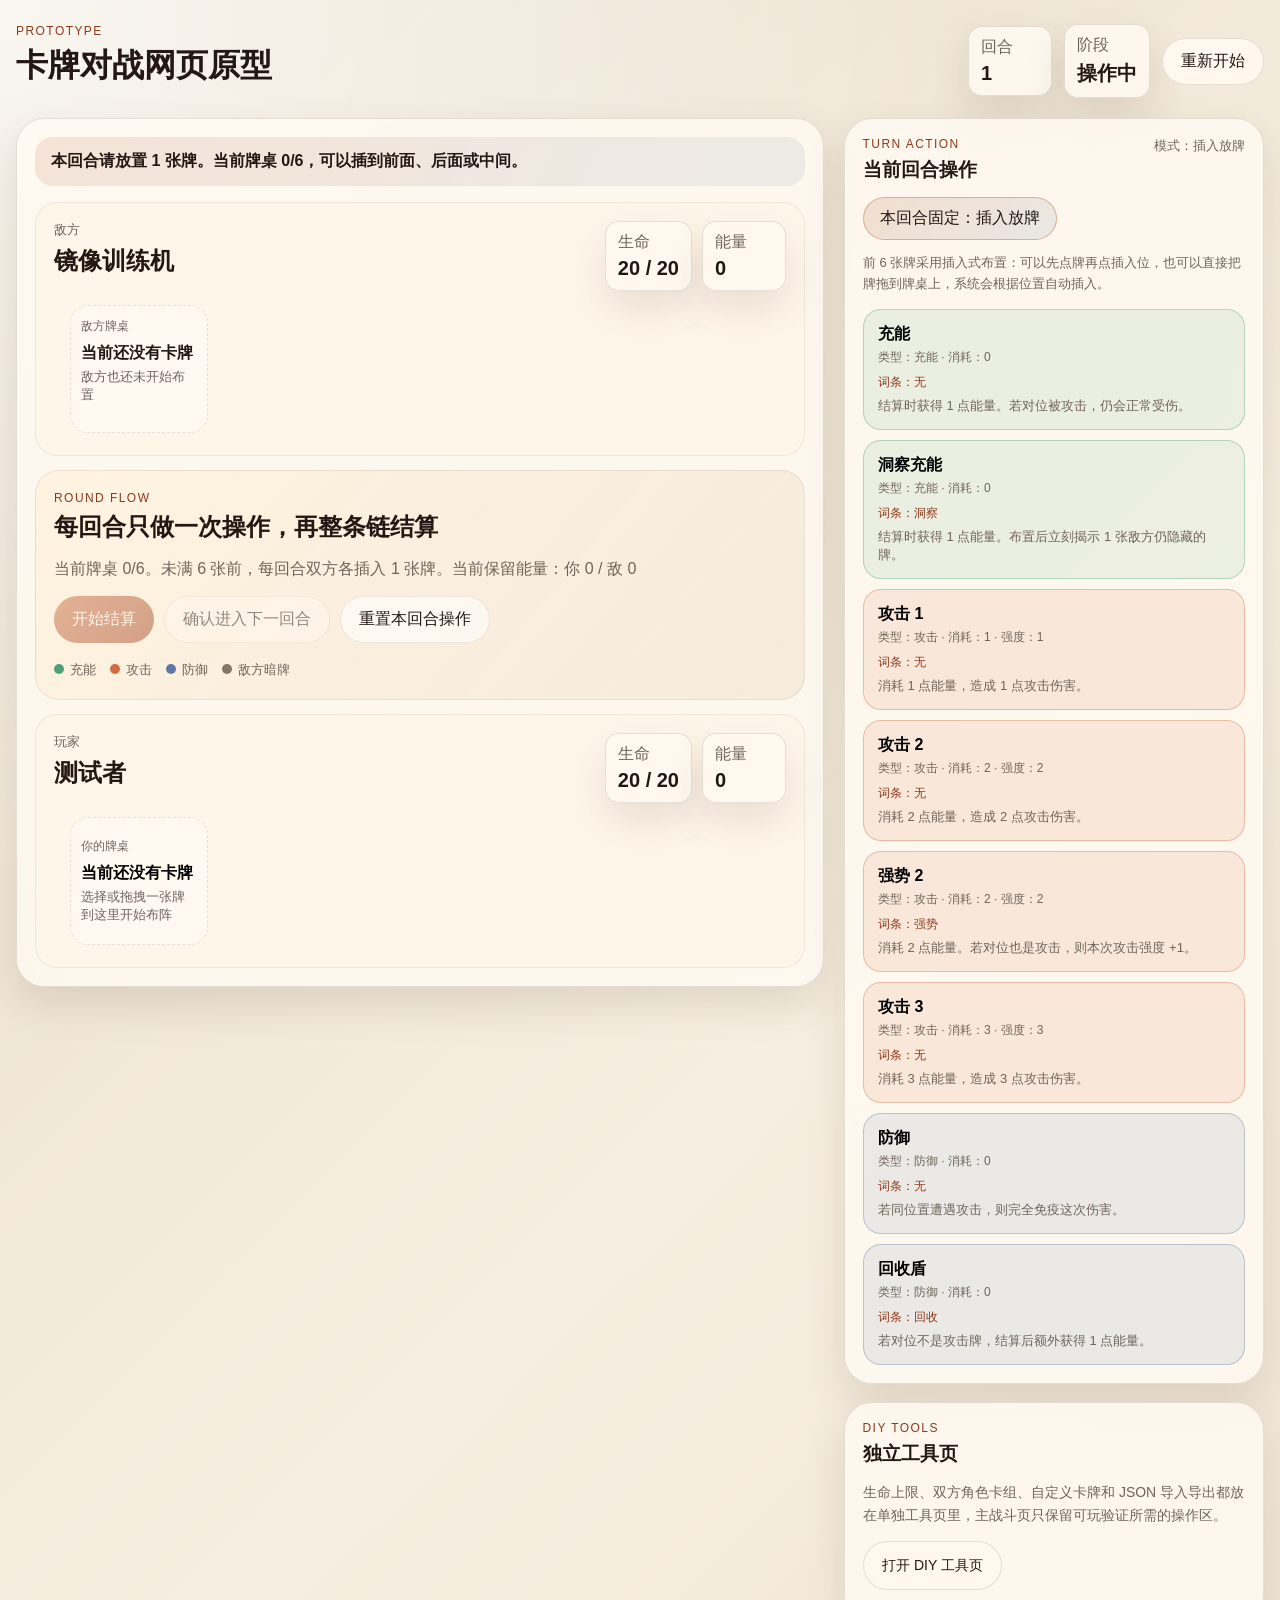
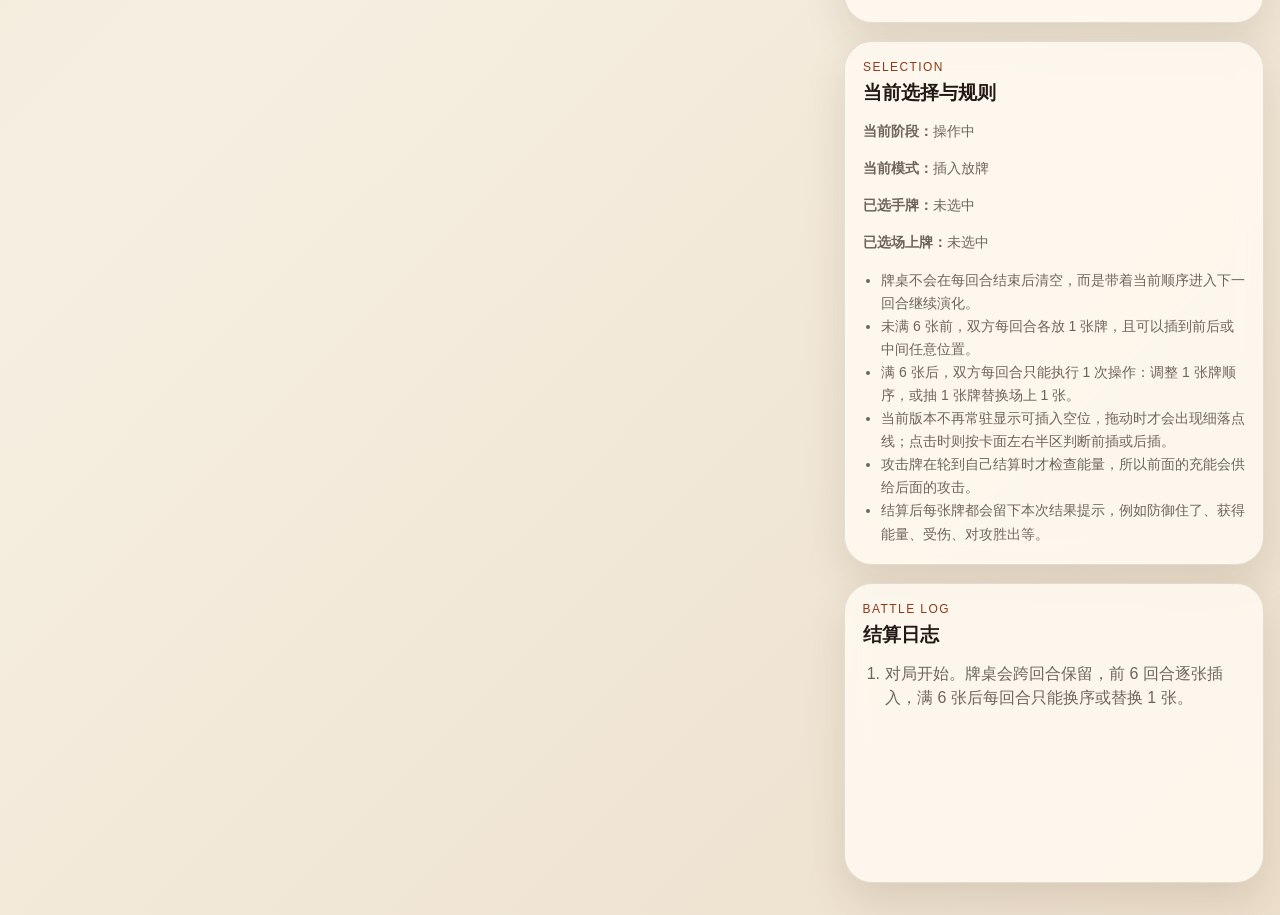
<file: html/index.html>
<!DOCTYPE html>
<html lang="zh-CN">
<head>
  <meta charset="UTF-8">
  <meta name="viewport" content="width=device-width, initial-scale=1.0">
  <title>卡牌对战原型 Demo</title>
  <link rel="stylesheet" href="./style.css">
</head>
<body>
  <div class="app-shell">
    <header class="topbar">
      <div>
        <p class="eyebrow">Prototype</p>
        <h1>卡牌对战网页原型</h1>
      </div>
      <div class="topbar-meta">
        <div class="meta-chip">
          <span>回合</span>
          <strong id="round-value">1</strong>
        </div>
        <div class="meta-chip">
          <span>阶段</span>
          <strong id="phase-value">操作中</strong>
        </div>
        <button id="restart-button" class="secondary-button" type="button">重新开始</button>
      </div>
    </header>

    <main class="layout">
      <section class="battlefield">
        <div class="status-banner" id="status-banner"></div>

        <article class="side-panel enemy-panel">
          <div class="side-header">
            <div>
              <p class="side-label">敌方</p>
              <h2>镜像训练机</h2>
            </div>
            <div class="stats">
              <div class="stat-box">
                <span>生命</span>
                <strong id="enemy-hp"></strong>
              </div>
              <div class="stat-box">
                <span>能量</span>
                <strong id="enemy-energy"></strong>
              </div>
            </div>
          </div>
          <div class="board-grid" id="enemy-board"></div>
        </article>

        <article class="resolution-panel">
          <div>
            <p class="eyebrow">Round Flow</p>
            <h2>每回合只做一次操作，再整条链结算</h2>
          </div>
          <p id="round-summary" class="round-summary"></p>
          <div class="controls">
            <button id="resolve-button" class="primary-button" type="button">开始结算</button>
            <button id="next-round-button" class="secondary-button" type="button">确认进入下一回合</button>
            <button id="reset-round-button" class="ghost-button" type="button">重置本回合操作</button>
          </div>
          <div class="legend">
            <span><i class="dot charge"></i>充能</span>
            <span><i class="dot attack"></i>攻击</span>
            <span><i class="dot defend"></i>防御</span>
            <span><i class="dot hidden"></i>敌方暗牌</span>
          </div>
        </article>

        <article class="side-panel player-panel">
          <div class="side-header">
            <div>
              <p class="side-label">玩家</p>
              <h2>测试者</h2>
            </div>
            <div class="stats">
              <div class="stat-box">
                <span>生命</span>
                <strong id="player-hp"></strong>
              </div>
              <div class="stat-box">
                <span>能量</span>
                <strong id="player-energy"></strong>
              </div>
            </div>
          </div>
          <div class="board-grid" id="player-board"></div>
        </article>
      </section>

      <aside class="sidebar">
        <section class="panel">
          <div class="panel-header">
            <div>
              <p class="eyebrow">Turn Action</p>
              <h3>当前回合操作</h3>
            </div>
            <div class="selection-prompt" id="selection-prompt"></div>
          </div>
          <div class="action-toolbar" id="action-toolbar"></div>
          <p class="action-hint" id="action-hint"></p>
          <div class="card-list" id="card-list"></div>
        </section>

        <section class="panel">
          <div class="panel-header">
            <div>
              <p class="eyebrow">DIY Tools</p>
              <h3>独立工具页</h3>
            </div>
          </div>
          <div class="detail-copy">
            <p>生命上限、双方角色卡组、自定义卡牌和 JSON 导入导出都放在单独工具页里，主战斗页只保留可玩验证所需的操作区。</p>
            <p><a class="tool-link secondary-button" href="./tools.html">打开 DIY 工具页</a></p>
          </div>
        </section>

        <section class="detail-panel panel">
          <div class="panel-header">
            <div>
              <p class="eyebrow">Selection</p>
              <h3>当前选择与规则</h3>
            </div>
          </div>
          <div class="detail-copy" id="detail-copy"></div>
        </section>

        <section class="log-panel panel">
          <div class="panel-header">
            <div>
              <p class="eyebrow">Battle Log</p>
              <h3>结算日志</h3>
            </div>
          </div>
          <ol class="log-list" id="log-list"></ol>
        </section>
      </aside>
    </main>
  </div>

  <script src="./keywords.js"></script>
  <script src="./main.js" defer></script>
</body>
</html>
</file>
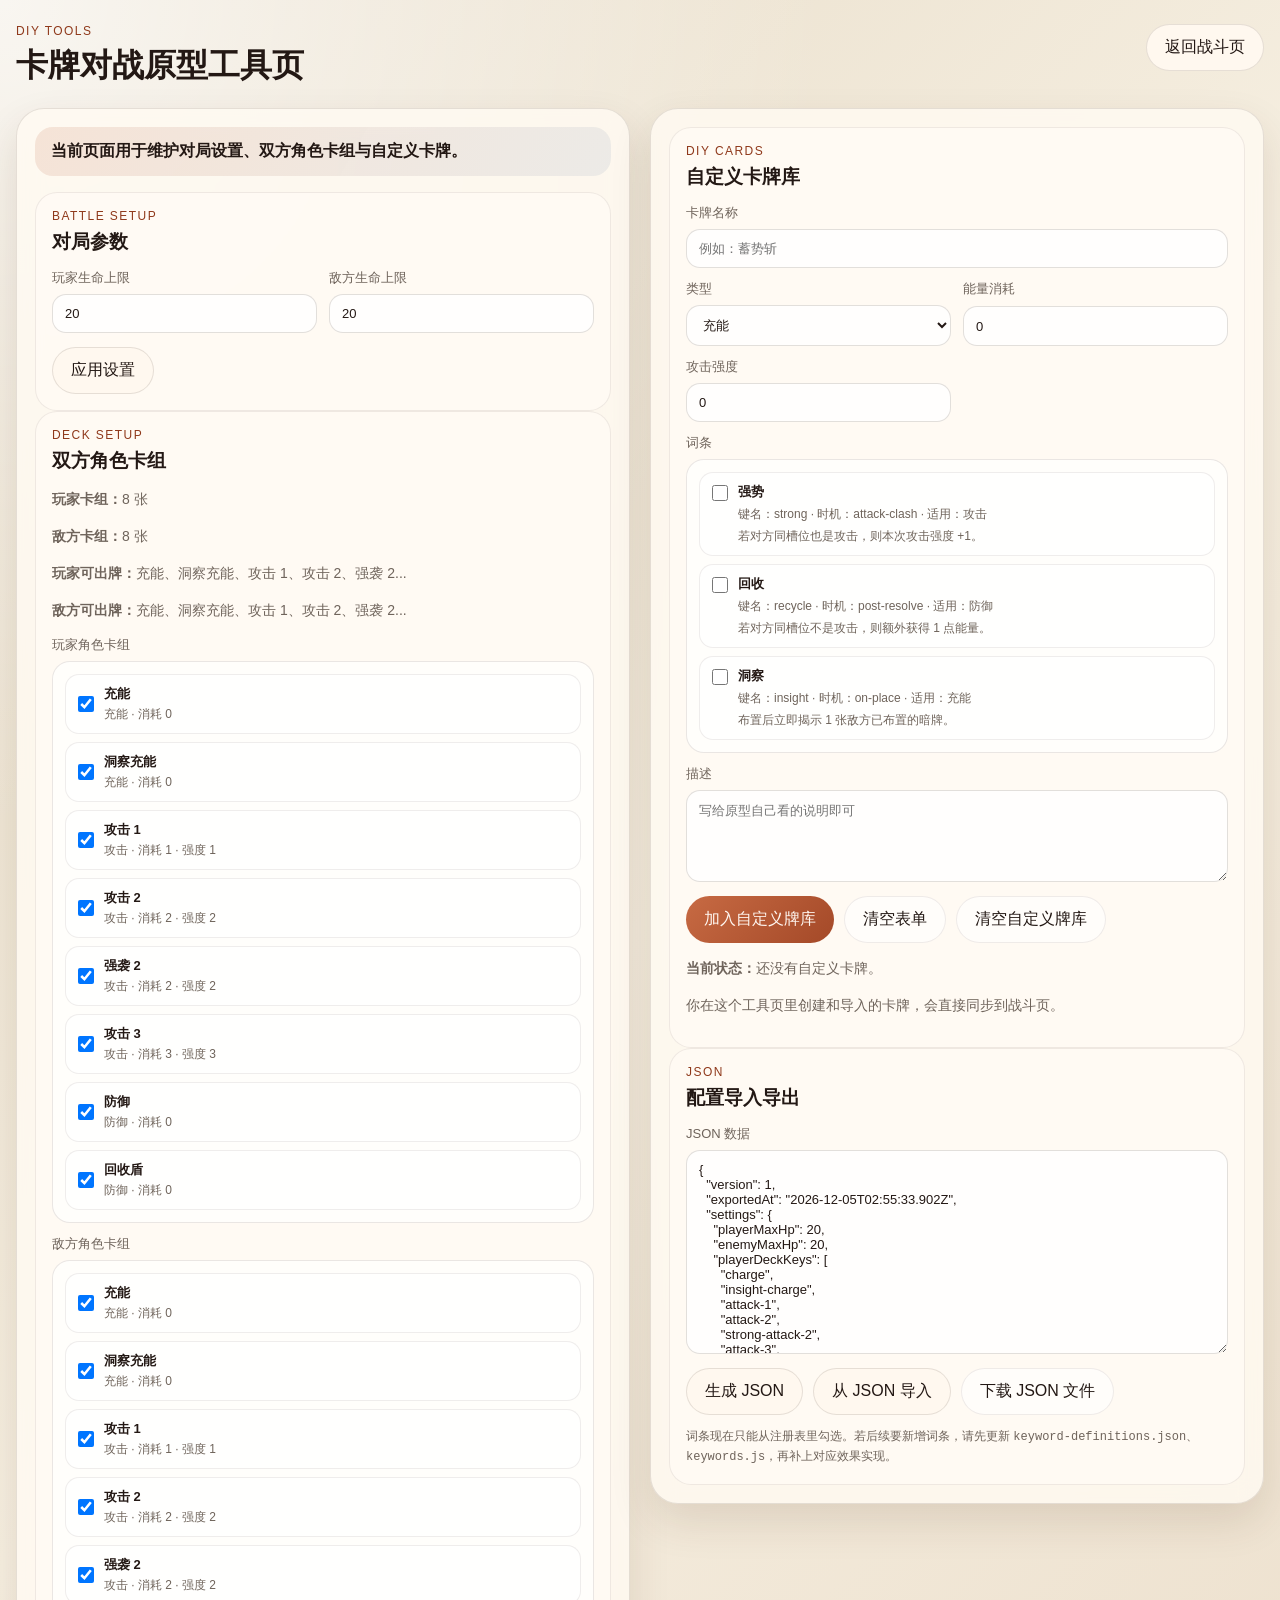
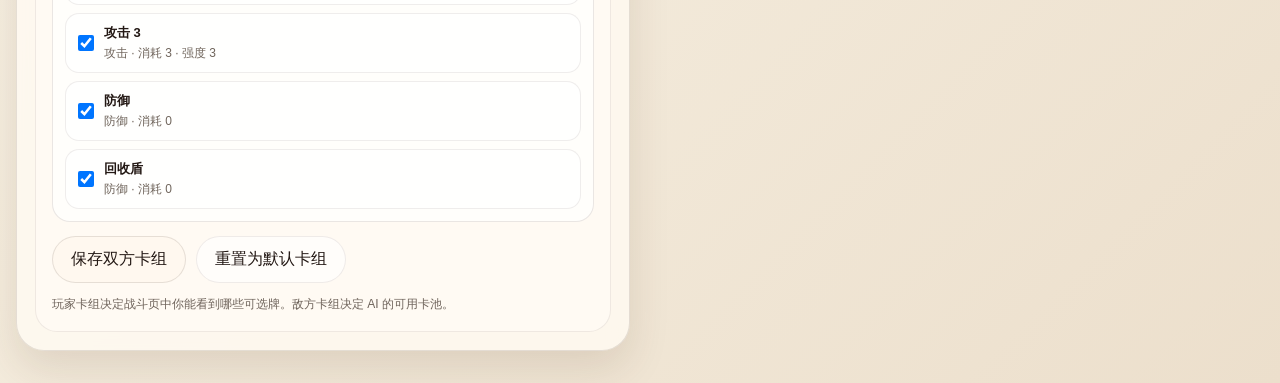
<file: html/tools.html>
<!DOCTYPE html>
<html lang="zh-CN">
<head>
  <meta charset="UTF-8">
  <meta name="viewport" content="width=device-width, initial-scale=1.0">
  <title>卡牌对战 DIY 工具页</title>
  <link rel="stylesheet" href="./style.css">
</head>
<body>
  <div class="app-shell">
    <header class="topbar">
      <div>
        <p class="eyebrow">DIY Tools</p>
        <h1>卡牌对战原型工具页</h1>
      </div>
      <div class="topbar-meta">
        <a class="secondary-button tool-link" href="./index.html">返回战斗页</a>
      </div>
    </header>

    <main class="tools-layout">
      <section class="panel">
        <div class="status-banner" id="status-banner">当前页面用于维护对局设置、双方角色卡组与自定义卡牌。</div>

        <section class="subpanel">
          <div class="panel-header">
            <div>
              <p class="eyebrow">Battle Setup</p>
              <h3>对局参数</h3>
            </div>
          </div>
          <div class="form-grid">
            <label class="field-group">
              <span>玩家生命上限</span>
              <input id="player-max-hp-input" type="number" min="1" max="999" step="1">
            </label>
            <label class="field-group">
              <span>敌方生命上限</span>
              <input id="enemy-max-hp-input" type="number" min="1" max="999" step="1">
            </label>
          </div>
          <div class="panel-actions">
            <button id="apply-settings-button" class="secondary-button" type="button">应用设置</button>
          </div>
        </section>

        <section class="subpanel">
          <div class="panel-header">
            <div>
              <p class="eyebrow">Deck Setup</p>
              <h3>双方角色卡组</h3>
            </div>
          </div>
          <div class="detail-copy" id="deck-summary"></div>
          <div class="form-grid">
            <div class="field-group field-span-2">
              <span>玩家角色卡组</span>
              <div id="player-deck-editor" class="deck-editor"></div>
            </div>
            <div class="field-group field-span-2">
              <span>敌方角色卡组</span>
              <div id="enemy-deck-editor" class="deck-editor"></div>
            </div>
          </div>
          <div class="panel-actions">
            <button id="save-decks-button" class="secondary-button" type="button">保存双方卡组</button>
            <button id="reset-decks-button" class="ghost-button" type="button">重置为默认卡组</button>
          </div>
          <p class="tiny-note">玩家卡组决定战斗页中你能看到哪些可选牌。敌方卡组决定 AI 的可用卡池。</p>
        </section>
      </section>

      <section class="panel">
        <section class="subpanel">
          <div class="panel-header">
            <div>
              <p class="eyebrow">DIY Cards</p>
              <h3>自定义卡牌库</h3>
            </div>
          </div>
          <div class="form-grid">
            <label class="field-group field-span-2">
              <span>卡牌名称</span>
              <input id="custom-card-name-input" type="text" placeholder="例如：蓄势斩">
            </label>
            <label class="field-group">
              <span>类型</span>
              <select id="custom-card-type-input">
                <option value="charge">充能</option>
                <option value="attack">攻击</option>
                <option value="defend">防御</option>
              </select>
            </label>
            <label class="field-group">
              <span>能量消耗</span>
              <input id="custom-card-cost-input" type="number" min="0" max="99" step="1" value="0">
            </label>
            <label class="field-group">
              <span>攻击强度</span>
              <input id="custom-card-power-input" type="number" min="0" max="99" step="1" value="0">
            </label>
                <div class="field-group field-span-2">
                  <span>词条</span>
                  <div id="custom-card-keyword-selector" class="keyword-selector"></div>
                </div>
                <label class="field-group field-span-2">
                  <span>描述</span>
                  <textarea id="custom-card-description-input" rows="3" placeholder="写给原型自己看的说明即可"></textarea>
            </label>
          </div>
          <div class="panel-actions">
            <button id="add-custom-card-button" class="primary-button" type="button">加入自定义牌库</button>
            <button id="clear-custom-card-form-button" class="ghost-button" type="button">清空表单</button>
            <button id="clear-custom-cards-button" class="ghost-button" type="button">清空自定义牌库</button>
          </div>
          <div class="detail-copy" id="custom-card-summary"></div>
        </section>

        <section class="subpanel">
          <div class="panel-header">
            <div>
              <p class="eyebrow">JSON</p>
              <h3>配置导入导出</h3>
            </div>
          </div>
          <label class="field-group">
            <span>JSON 数据</span>
            <textarea id="custom-cards-json" class="json-textarea" rows="12" placeholder="导出的 JSON 会显示在这里，也可以把 JSON 粘贴进来后点击导入"></textarea>
          </label>
          <div class="panel-actions">
            <button id="export-custom-cards-button" class="secondary-button" type="button">生成 JSON</button>
            <button id="import-custom-cards-button" class="secondary-button" type="button">从 JSON 导入</button>
            <button id="download-custom-cards-button" class="ghost-button" type="button">下载 JSON 文件</button>
          </div>
          <p class="tiny-note">词条现在只能从注册表里勾选。若后续要新增词条，请先更新 <code>keyword-definitions.json</code>、<code>keywords.js</code>，再补上对应效果实现。</p>
        </section>
      </section>
    </main>
  </div>

  <script src="./keywords.js"></script>
  <script src="./tools.js" defer></script>
</body>
</html>
</file>
<file: html/style.css>
:root {
  --bg: #f1eadc;
  --bg-soft: #fbf7ef;
  --panel: rgba(255, 250, 242, 0.82);
  --panel-strong: rgba(255, 247, 234, 0.94);
  --ink: #231814;
  --muted: #6f645b;
  --accent: #bc5e36;
  --accent-strong: #8f391b;
  --border: rgba(54, 35, 25, 0.12);
  --shadow: 0 18px 42px rgba(71, 41, 18, 0.12);
  --charge: #4e9f7a;
  --attack: #d36a43;
  --defend: #6078a6;
  --hidden: #87766a;
  --warning: #b3472e;
  --success: #2e825e;
  --font-title: "Segoe UI", "Microsoft YaHei UI", sans-serif;
  --font-body: "Microsoft YaHei", "PingFang SC", sans-serif;
}

* {
  box-sizing: border-box;
}

body {
  margin: 0;
  min-height: 100vh;
  font-family: var(--font-body);
  color: var(--ink);
  background:
    radial-gradient(circle at top left, rgba(255, 255, 255, 0.75), transparent 35%),
    linear-gradient(135deg, #e7dcc8 0%, #f6efe1 48%, #ecdfcc 100%);
}

button {
  font: inherit;
}

.app-shell {
  width: min(1440px, calc(100% - 32px));
  margin: 0 auto;
  padding: 24px 0 32px;
}

.topbar {
  display: flex;
  align-items: flex-start;
  justify-content: space-between;
  gap: 16px;
  margin-bottom: 20px;
}

.topbar h1,
.side-header h2,
.panel-header h3,
.resolution-panel h2 {
  margin: 0;
  font-family: var(--font-title);
}

.eyebrow {
  margin: 0 0 6px;
  color: var(--accent-strong);
  font-size: 12px;
  letter-spacing: 0.12em;
  text-transform: uppercase;
}

.topbar-meta {
  display: flex;
  align-items: center;
  gap: 12px;
  flex-wrap: wrap;
}

.meta-chip,
.stat-box {
  min-width: 84px;
  padding: 10px 12px;
  border-radius: 14px;
  background: var(--panel);
  border: 1px solid var(--border);
  box-shadow: var(--shadow);
}

.meta-chip span,
.stat-box span,
.side-label,
.round-summary,
.selection-prompt,
.detail-copy p,
.detail-copy li,
.log-list {
  color: var(--muted);
}

.meta-chip strong,
.stat-box strong {
  display: block;
  margin-top: 4px;
  font-size: 20px;
  color: var(--ink);
}

.layout {
  display: grid;
  grid-template-columns: minmax(0, 1.65fr) minmax(320px, 420px);
  gap: 20px;
  align-items: start;
}

.tools-layout {
  display: grid;
  grid-template-columns: repeat(2, minmax(0, 1fr));
  gap: 20px;
  align-items: start;
}

.battlefield,
.panel {
  background: var(--panel);
  border: 1px solid var(--border);
  border-radius: 28px;
  box-shadow: var(--shadow);
  backdrop-filter: blur(12px);
}

.battlefield {
  padding: 18px;
}

.status-banner {
  padding: 14px 16px;
  border-radius: 18px;
  margin-bottom: 16px;
  background: linear-gradient(120deg, rgba(188, 94, 54, 0.14), rgba(95, 120, 166, 0.1));
  color: var(--ink);
  font-weight: 600;
}

.side-panel {
  padding: 18px;
  border-radius: 22px;
  background: var(--panel-strong);
  border: 1px solid rgba(54, 35, 25, 0.08);
}

.enemy-panel {
  margin-bottom: 14px;
}

.player-panel {
  margin-top: 14px;
}

.side-header {
  display: flex;
  justify-content: space-between;
  gap: 16px;
  align-items: flex-start;
  margin-bottom: 14px;
}

.stats {
  display: flex;
  gap: 10px;
  flex-wrap: wrap;
}

.side-label {
  margin: 0 0 6px;
  font-size: 13px;
}

.board-grid {
  display: flex;
  gap: 10px;
  overflow-x: auto;
  padding-left: 16px;
  padding-right: 16px;
  padding-bottom: 4px;
  align-items: stretch;
}

.board-grid.drop-preview-active {
  padding-top: 4px;
}

.drop-indicator {
  flex: 0 0 12px;
  align-self: stretch;
  border-radius: 999px;
  background: linear-gradient(180deg, rgba(188, 94, 54, 0.18), rgba(188, 94, 54, 0.82), rgba(188, 94, 54, 0.18));
  box-shadow: 0 0 0 2px rgba(188, 94, 54, 0.08);
}

.preview-badge {
  display: inline-flex;
  align-items: center;
  margin-bottom: 8px;
  padding: 3px 8px;
  border-radius: 999px;
  background: rgba(188, 94, 54, 0.16);
  color: var(--accent-strong);
  font-size: 11px;
}

.preview-position {
  display: block;
  margin-bottom: 6px;
  color: var(--accent-strong);
  font-size: 12px;
}

.board-grid::-webkit-scrollbar {
  height: 10px;
}

.board-grid::-webkit-scrollbar-thumb {
  background: rgba(54, 35, 25, 0.14);
  border-radius: 999px;
}

.slot-button,
.slot-card,
.insert-button {
  flex: 0 0 138px;
  min-height: 128px;
  padding: 12px 10px;
  border-radius: 18px;
  border: 1px solid rgba(54, 35, 25, 0.12);
  background: rgba(255, 255, 255, 0.6);
  text-align: left;
  transition: transform 120ms ease, border-color 120ms ease, background 120ms ease;
}

.slot-button,
.insert-button,
.slot-card.clickable {
  cursor: pointer;
}

.slot-button:hover,
.insert-button:hover,
.slot-card.clickable:hover,
.card-option:hover {
  transform: translateY(-2px);
}

.slot-button.selected,
.insert-button.selected,
.slot-button:hover {
  border-color: rgba(188, 94, 54, 0.55);
  background: rgba(255, 245, 233, 0.95);
}

.slot-card.active-resolve {
  border-color: rgba(188, 94, 54, 0.7);
  box-shadow: 0 0 0 3px rgba(188, 94, 54, 0.16);
}

.slot-card.charge,
.card-option.charge {
  border-color: rgba(78, 159, 122, 0.35);
  background: rgba(78, 159, 122, 0.1);
}

.slot-card.attack,
.card-option.attack {
  border-color: rgba(211, 106, 67, 0.35);
  background: rgba(211, 106, 67, 0.12);
}

.slot-card.defend,
.card-option.defend {
  border-color: rgba(96, 120, 166, 0.35);
  background: rgba(96, 120, 166, 0.12);
}

.slot-card.hidden-card {
  background:
    linear-gradient(135deg, rgba(135, 118, 106, 0.95), rgba(103, 85, 73, 0.95)),
    repeating-linear-gradient(45deg, rgba(255, 255, 255, 0.08), rgba(255, 255, 255, 0.08) 6px, transparent 6px, transparent 12px);
  color: #fff8ee;
}

.slot-card.empty {
  border-style: dashed;
  background: rgba(255, 255, 255, 0.36);
}

.capacity-card,
.board-empty-card {
  justify-content: center;
}

.insert-button {
  background: linear-gradient(180deg, rgba(255, 248, 239, 0.92), rgba(249, 239, 227, 0.9));
  border-style: dashed;
}

.insert-button.selected {
  box-shadow: 0 0 0 3px rgba(188, 94, 54, 0.14);
}

.insert-button.drag-hover,
.slot-card.drag-hover {
  border-color: rgba(188, 94, 54, 0.72);
  box-shadow: 0 0 0 3px rgba(188, 94, 54, 0.18);
  background: rgba(255, 245, 233, 0.98);
}

.selected-board-card {
  border-color: rgba(188, 94, 54, 0.64);
  box-shadow: 0 0 0 3px rgba(188, 94, 54, 0.14);
}

.slot-card.preview-incoming,
.slot-card.preview-replace,
.slot-card.preview-moved {
  border-color: rgba(188, 94, 54, 0.72);
  box-shadow: 0 0 0 3px rgba(188, 94, 54, 0.14);
}

.slot-card.preview-incoming,
.slot-card.preview-replace {
  background:
    linear-gradient(180deg, rgba(255, 247, 234, 0.98), rgba(255, 241, 225, 0.96));
}

.slot-card.preview-moved {
  background:
    linear-gradient(180deg, rgba(255, 251, 243, 0.96), rgba(246, 236, 220, 0.96));
}

.drag-source {
  opacity: 0.56;
}

.slot-index,
.slot-type,
.slot-cost,
.slot-keywords,
.slot-result-label,
.slot-tips,
.slot-empty,
.card-meta,
.card-description,
.card-keywords {
  display: block;
}

.slot-index,
.card-meta {
  margin-bottom: 8px;
  font-size: 12px;
  color: var(--muted);
}

.slot-type {
  font-weight: 700;
  margin-bottom: 4px;
}

.slot-cost {
  font-size: 13px;
  margin-bottom: 6px;
}

.slot-keywords,
.card-keywords {
  font-size: 12px;
  color: var(--accent-strong);
}

.slot-empty {
  color: var(--muted);
  font-size: 13px;
}

.slot-result-label {
  margin-top: 10px;
  margin-bottom: 6px;
  font-size: 11px;
  letter-spacing: 0.08em;
  text-transform: uppercase;
  color: var(--accent-strong);
}

.slot-tips {
  display: flex;
  flex-wrap: wrap;
  gap: 6px;
}

.slot-tip {
  display: inline-flex;
  align-items: center;
  min-height: 24px;
  padding: 4px 8px;
  border-radius: 999px;
  font-size: 11px;
  line-height: 1.2;
  border: 1px solid rgba(54, 35, 25, 0.1);
  background: rgba(255, 255, 255, 0.7);
}

.slot-tip.info {
  color: var(--ink);
}

.slot-tip.success {
  color: var(--success);
  background: rgba(78, 159, 122, 0.12);
}

.slot-tip.warning {
  color: var(--warning);
  background: rgba(211, 106, 67, 0.12);
}

.resolution-panel {
  padding: 20px 18px;
  border-radius: 24px;
  background:
    linear-gradient(130deg, rgba(255, 242, 224, 0.95), rgba(244, 234, 216, 0.92)),
    rgba(255, 255, 255, 0.4);
  border: 1px solid rgba(54, 35, 25, 0.08);
}

.controls {
  display: flex;
  gap: 10px;
  flex-wrap: wrap;
  margin: 16px 0 18px;
}

.primary-button,
.secondary-button,
.ghost-button {
  border: none;
  border-radius: 999px;
  padding: 12px 18px;
  cursor: pointer;
  transition: transform 120ms ease, opacity 120ms ease, background 120ms ease;
}

.primary-button {
  background: linear-gradient(135deg, #c76a43, #a44928);
  color: #fff7f1;
}

.secondary-button {
  background: #fff8ef;
  color: var(--ink);
  border: 1px solid rgba(54, 35, 25, 0.12);
}

.tool-link {
  display: inline-flex;
  align-items: center;
  justify-content: center;
  text-decoration: none;
}

.ghost-button {
  background: rgba(255, 255, 255, 0.55);
  color: var(--ink);
  border: 1px solid rgba(54, 35, 25, 0.08);
}

.primary-button:hover,
.secondary-button:hover,
.ghost-button:hover {
  transform: translateY(-1px);
}

.primary-button:disabled,
.secondary-button:disabled,
.ghost-button:disabled,
.card-option:disabled,
.slot-button:disabled {
  cursor: not-allowed;
  opacity: 0.48;
  transform: none;
}

.legend {
  display: flex;
  gap: 14px;
  flex-wrap: wrap;
  font-size: 13px;
  color: var(--muted);
}

.dot {
  display: inline-block;
  width: 10px;
  height: 10px;
  border-radius: 50%;
  margin-right: 6px;
}

.dot.charge {
  background: var(--charge);
}

.dot.attack {
  background: var(--attack);
}

.dot.defend {
  background: var(--defend);
}

.dot.hidden {
  background: var(--hidden);
}

.sidebar {
  display: grid;
  gap: 18px;
}

.panel {
  padding: 18px;
}

.sidebar-shell {
  padding: 14px;
}

.sidebar-tabs {
  display: grid;
  grid-template-columns: repeat(2, minmax(0, 1fr));
  gap: 10px;
  margin-bottom: 12px;
}

.sidebar-tab {
  border: 1px solid rgba(54, 35, 25, 0.12);
  border-radius: 16px;
  padding: 12px 14px;
  background: rgba(255, 255, 255, 0.7);
  color: var(--muted);
  cursor: pointer;
  transition: transform 120ms ease, border-color 120ms ease, background 120ms ease, color 120ms ease;
}

.sidebar-tab.active {
  background: linear-gradient(135deg, rgba(188, 94, 54, 0.16), rgba(95, 120, 166, 0.12));
  border-color: rgba(188, 94, 54, 0.38);
  color: var(--ink);
}

.sidebar-page {
  display: none;
  gap: 14px;
}

.sidebar-page.active {
  display: grid;
}

.subpanel {
  padding: 16px;
  border-radius: 22px;
  background: rgba(255, 251, 245, 0.82);
  border: 1px solid rgba(54, 35, 25, 0.08);
}

.form-grid {
  display: grid;
  grid-template-columns: repeat(2, minmax(0, 1fr));
  gap: 12px;
}

.field-group {
  display: grid;
  gap: 7px;
  font-size: 13px;
  color: var(--muted);
}

.field-group input,
.field-group select,
.field-group textarea {
  width: 100%;
  border: 1px solid rgba(54, 35, 25, 0.14);
  border-radius: 14px;
  padding: 11px 12px;
  background: rgba(255, 255, 255, 0.76);
  color: var(--ink);
  font: inherit;
}

.field-group textarea {
  resize: vertical;
  min-height: 92px;
}

.field-group input:focus,
.field-group select:focus,
.field-group textarea:focus {
  outline: 2px solid rgba(188, 94, 54, 0.18);
  border-color: rgba(188, 94, 54, 0.44);
}

.field-span-2 {
  grid-column: 1 / -1;
}

.panel-actions {
  display: flex;
  flex-wrap: wrap;
  gap: 10px;
  margin-top: 14px;
}

.tiny-note {
  margin: 12px 0 0;
  font-size: 12px;
  line-height: 1.6;
  color: var(--muted);
}

.json-textarea {
  min-height: 180px;
  font-family: Consolas, "Courier New", monospace;
  font-size: 12px;
}

.deck-editor {
  display: grid;
  gap: 8px;
  padding: 12px;
  border-radius: 18px;
  background: rgba(255, 255, 255, 0.65);
  border: 1px solid rgba(54, 35, 25, 0.1);
}

.deck-option {
  display: flex;
  align-items: center;
  gap: 10px;
  padding: 10px 12px;
  border-radius: 14px;
  background: rgba(255, 255, 255, 0.68);
  border: 1px solid rgba(54, 35, 25, 0.08);
  color: var(--ink);
}

.deck-option input {
  width: 16px;
  height: 16px;
  margin: 0;
}

.deck-option-copy {
  display: grid;
  gap: 3px;
}

.deck-option-meta {
  font-size: 12px;
  color: var(--muted);
}

.keyword-selector {
  display: grid;
  gap: 8px;
  padding: 12px;
  border-radius: 18px;
  background: rgba(255, 255, 255, 0.65);
  border: 1px solid rgba(54, 35, 25, 0.1);
}

.keyword-option {
  display: flex;
  align-items: flex-start;
  gap: 10px;
  padding: 10px 12px;
  border-radius: 14px;
  background: rgba(255, 255, 255, 0.72);
  border: 1px solid rgba(54, 35, 25, 0.08);
  color: var(--ink);
}

.keyword-option input {
  width: 16px;
  height: 16px;
  margin: 2px 0 0;
}

.keyword-option-copy {
  display: grid;
  gap: 4px;
}

.keyword-option-meta {
  font-size: 12px;
  color: var(--muted);
  line-height: 1.5;
}

.card-badge {
  display: inline-flex;
  align-items: center;
  margin-left: 8px;
  padding: 2px 8px;
  border-radius: 999px;
  background: rgba(188, 94, 54, 0.12);
  color: var(--accent-strong);
  font-size: 11px;
  vertical-align: middle;
}

.panel-header {
  display: flex;
  align-items: flex-start;
  justify-content: space-between;
  gap: 16px;
  margin-bottom: 14px;
}

.selection-prompt {
  max-width: 220px;
  text-align: right;
  font-size: 13px;
}

.action-toolbar {
  display: flex;
  flex-wrap: wrap;
  gap: 10px;
  margin-bottom: 12px;
}

.action-mode-button,
.action-pill {
  display: inline-flex;
  align-items: center;
  justify-content: center;
  min-height: 42px;
  padding: 10px 16px;
  border-radius: 999px;
  border: 1px solid rgba(54, 35, 25, 0.12);
  background: rgba(255, 255, 255, 0.72);
  color: var(--muted);
}

.action-mode-button {
  cursor: pointer;
  transition: transform 120ms ease, border-color 120ms ease, background 120ms ease, color 120ms ease;
}

.action-mode-button:hover {
  transform: translateY(-1px);
}

.action-mode-button.active,
.action-pill.active {
  background: linear-gradient(135deg, rgba(188, 94, 54, 0.16), rgba(95, 120, 166, 0.12));
  border-color: rgba(188, 94, 54, 0.4);
  color: var(--ink);
}

.action-hint {
  margin: 0 0 14px;
  font-size: 13px;
  line-height: 1.65;
  color: var(--muted);
}

.card-list {
  display: grid;
  gap: 10px;
}

.card-option {
  width: 100%;
  text-align: left;
  border: 1px solid rgba(54, 35, 25, 0.12);
  border-radius: 18px;
  padding: 14px;
  background: rgba(255, 255, 255, 0.66);
  cursor: pointer;
  transition: transform 120ms ease, border-color 120ms ease;
}

.card-option.selected {
  border-color: rgba(188, 94, 54, 0.6);
  box-shadow: 0 0 0 3px rgba(188, 94, 54, 0.14);
}

.card-option:active,
.slot-card.clickable:active,
.insert-button:active {
  cursor: grabbing;
}

.card-option strong {
  display: block;
  margin-bottom: 4px;
}

.card-description {
  font-size: 13px;
  color: var(--muted);
  margin-top: 6px;
}

.detail-copy {
  font-size: 14px;
  line-height: 1.65;
}

.detail-copy ul {
  margin: 10px 0 0;
  padding-left: 18px;
}

.log-panel {
  min-height: 300px;
}

.log-list {
  display: grid;
  gap: 10px;
  max-height: 420px;
  overflow: auto;
  padding-left: 22px;
  margin: 0;
  line-height: 1.5;
}

.log-list li {
  padding-right: 6px;
}

.warning-text {
  color: var(--warning);
}

.success-text {
  color: var(--success);
}

@media (max-width: 1120px) {
  .layout {
    grid-template-columns: 1fr;
  }

  .tools-layout {
    grid-template-columns: 1fr;
  }

  .sidebar {
    grid-template-columns: repeat(2, minmax(0, 1fr));
    align-items: start;
  }

  .log-panel {
    grid-column: 1 / -1;
  }
}

@media (max-width: 820px) {
  .app-shell {
    width: min(100% - 20px, 1440px);
    padding-top: 18px;
  }

  .topbar,
  .panel-header,
  .side-header {
    flex-direction: column;
  }

  .sidebar {
    grid-template-columns: 1fr;
  }

  .form-grid {
    grid-template-columns: 1fr;
  }

  .field-span-2 {
    grid-column: auto;
  }

  .selection-prompt {
    max-width: none;
    text-align: left;
  }
}
</file>
